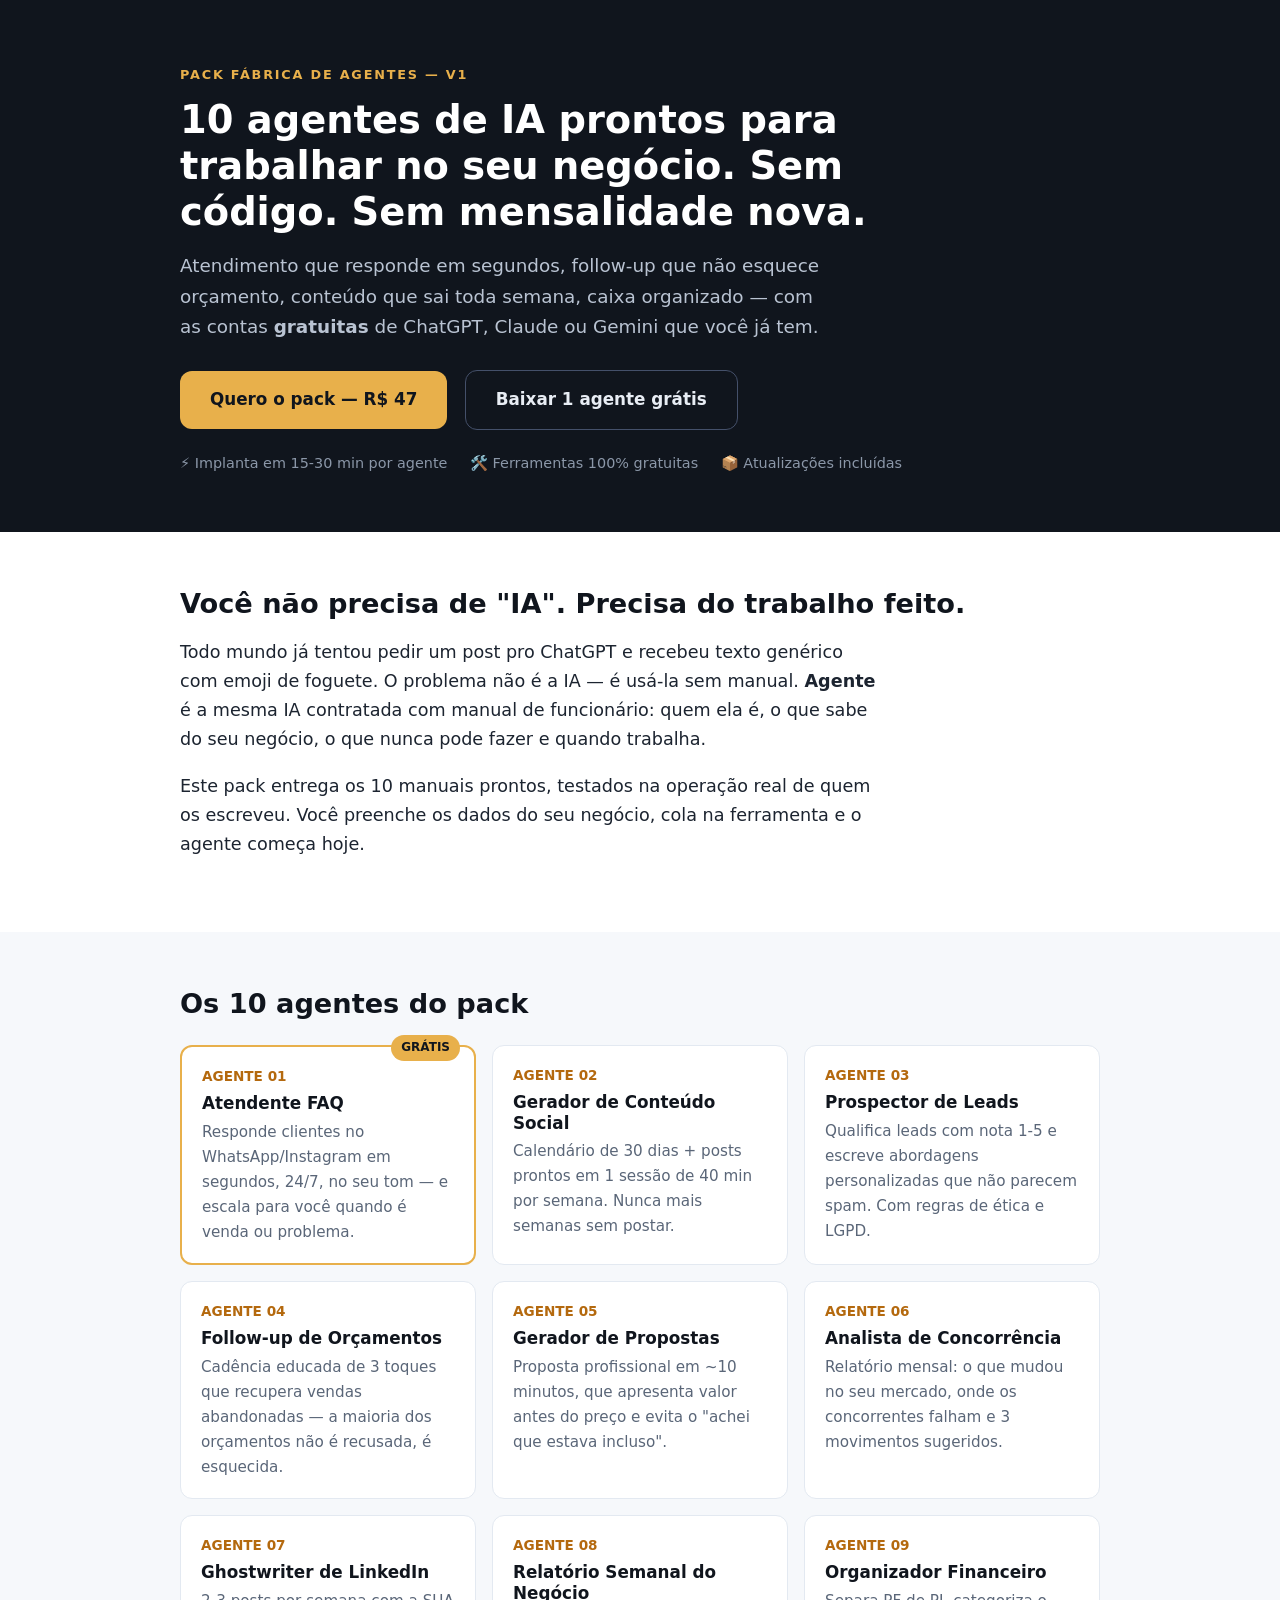
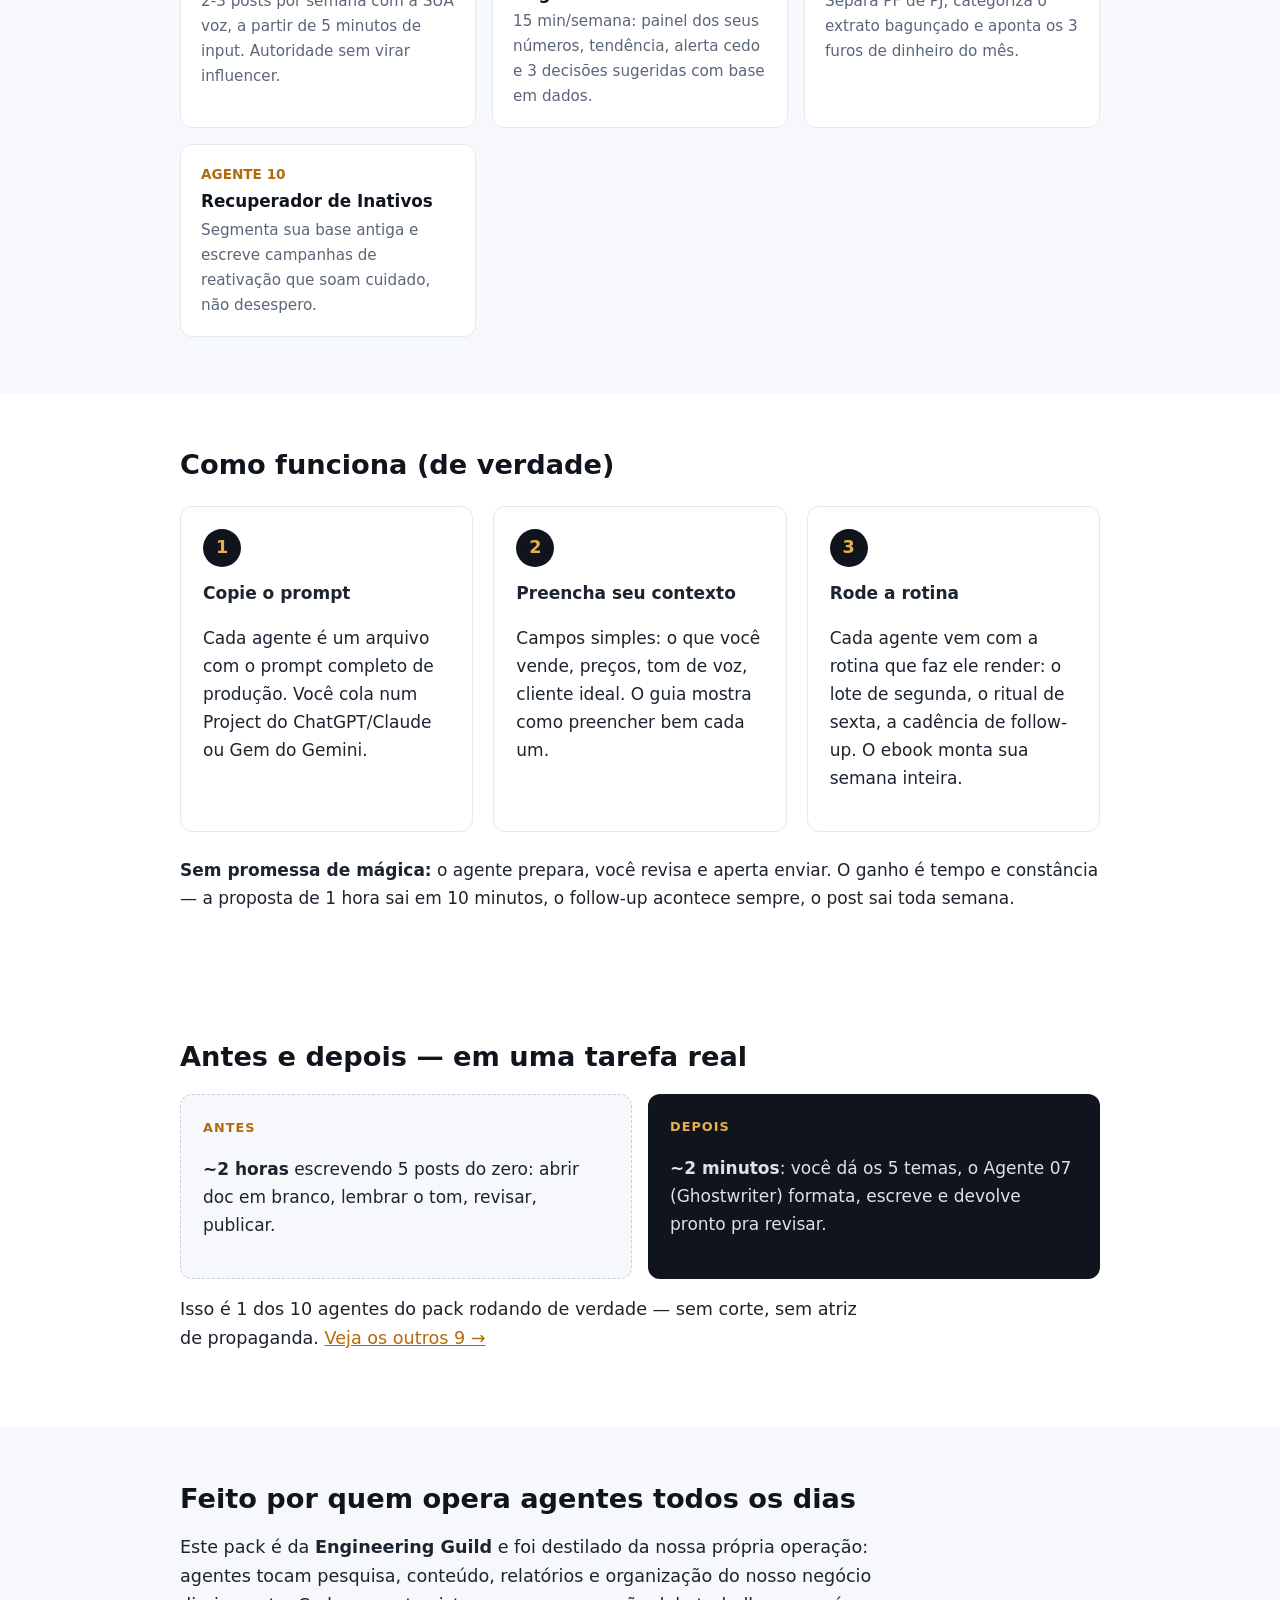
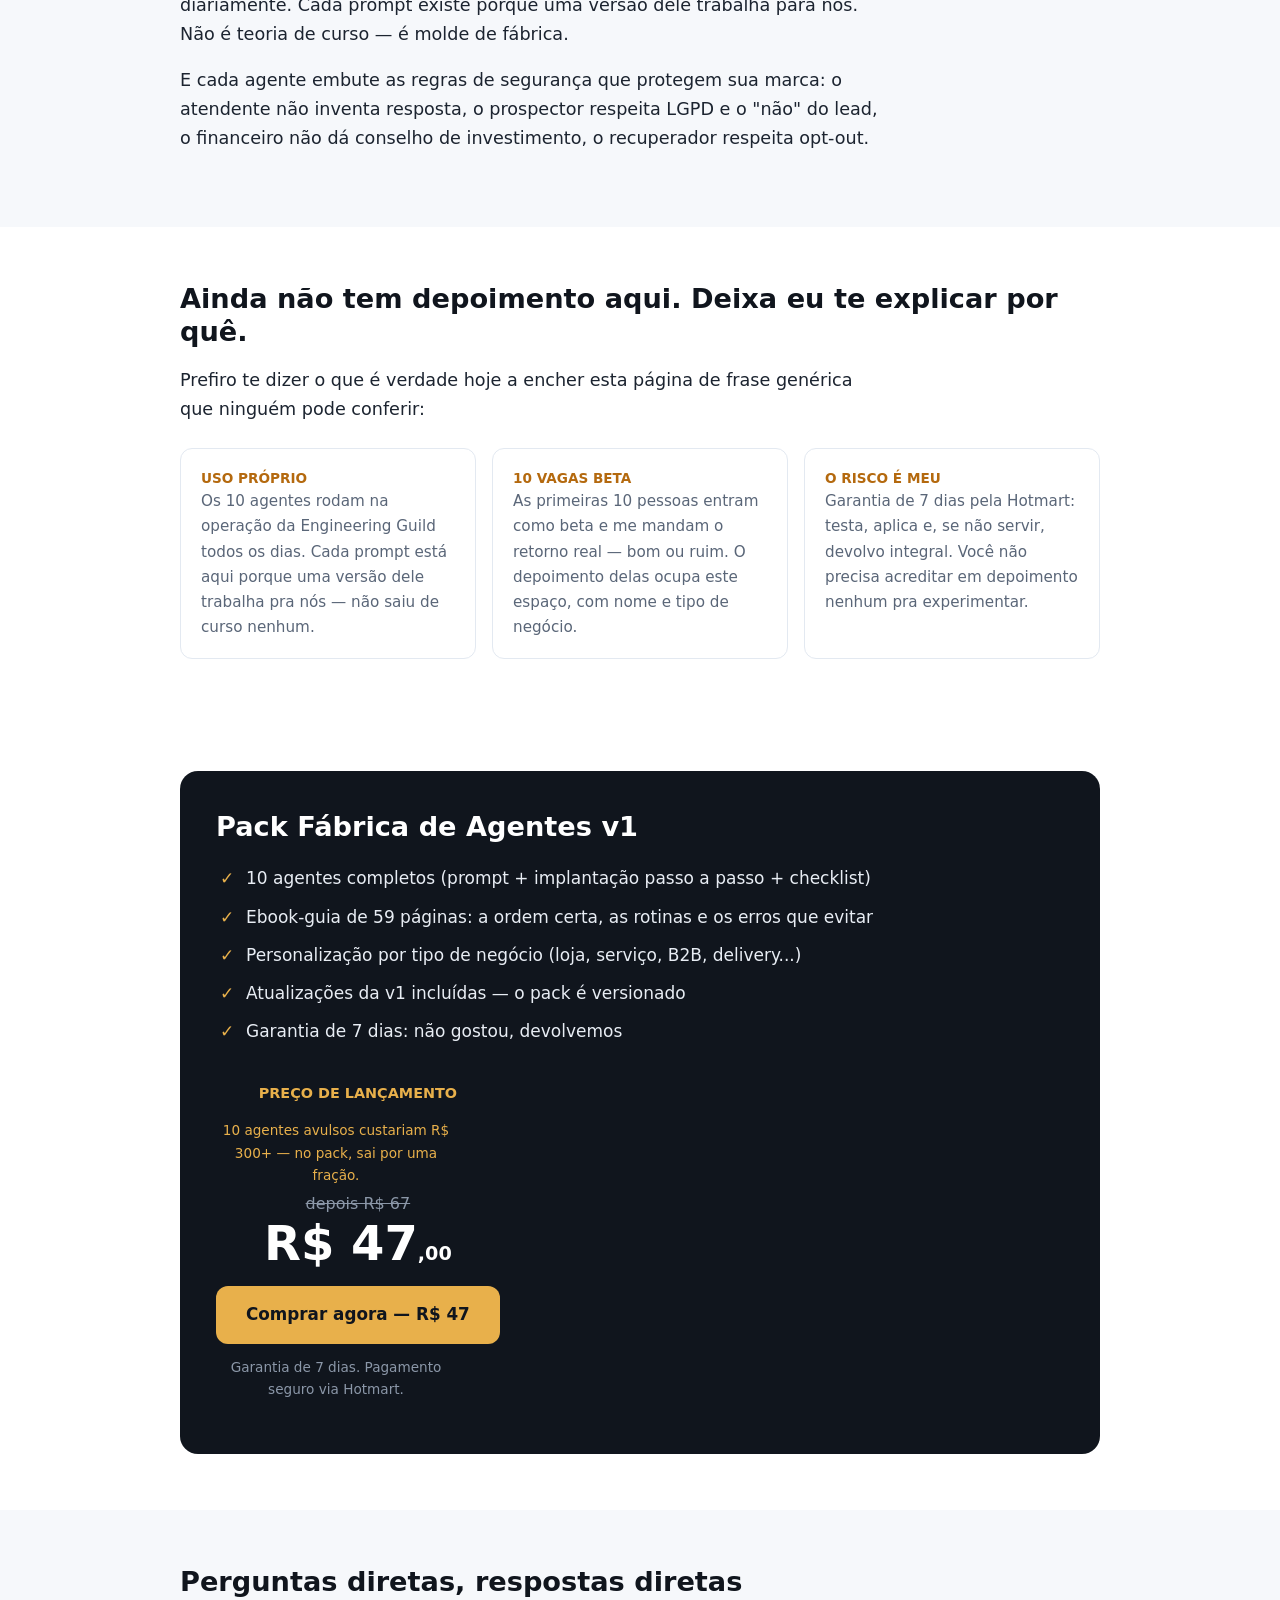
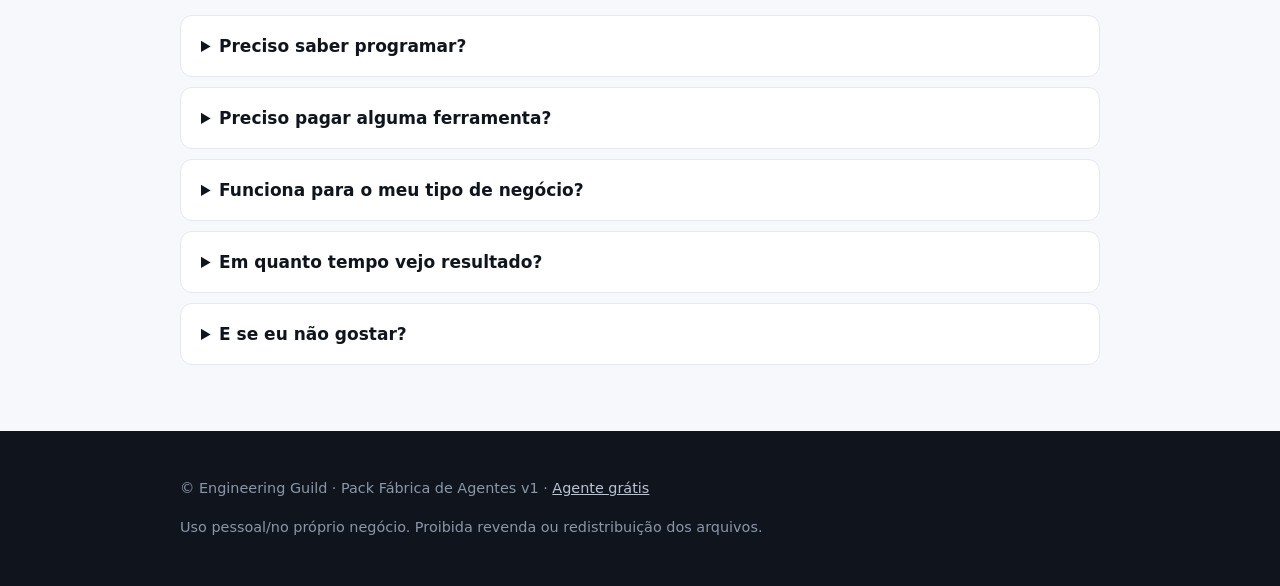
<file: index.html>
<!DOCTYPE html>
<html lang="pt-BR">
<head>
<meta charset="utf-8">
<meta name="viewport" content="width=device-width, initial-scale=1">
<title>Fábrica de Agentes — 10 agentes de IA prontos para o seu negócio (sem código)</title>
<meta name="description" content="Pack com 10 agentes de IA prontos para pequenos negócios: atendimento, propostas, prospecção, follow-up, conteúdo, finanças. Copiar, colar e usar — sem código, sem mensalidade nova. R$ 47 no lançamento.">
<link rel="canonical" href="https://fabricadeagentes.caiocastilho.com/">
<meta property="og:title" content="Fábrica de Agentes — 10 agentes de IA prontos para o seu negócio">
<meta property="og:description" content="Prompts de produção + guia passo a passo + ebook de 59 páginas. Feito por quem opera agentes todos os dias. R$ 47 no lançamento.">
<meta property="og:type" content="website">
<meta property="og:url" content="https://fabricadeagentes.caiocastilho.com/">
<meta property="og:locale" content="pt_BR">
<link rel="stylesheet" href="style.css">
<script type="application/ld+json">
{
  "@context": "https://schema.org",
  "@type": "Product",
  "name": "Pack Fábrica de Agentes v1",
  "description": "10 agentes de IA prontos para pequenos negócios — prompts de produção, guia de implantação passo a passo e ebook de 59 páginas.",
  "brand": { "@type": "Brand", "name": "Engineering Guild" },
  "offers": {
    "@type": "Offer",
    "price": "47.00",
    "priceCurrency": "BRL",
    "availability": "https://schema.org/InStock"
  }
}
</script>
<script src="pixel.js" defer></script>
<meta property="og:image" content="https://fabricadeagentes.caiocastilho.com/media/brand/og-image.png">
<meta property="og:image:width" content="1200">
<meta property="og:image:height" content="630">
<meta property="og:image:alt" content="Fábrica de Agentes — 10 agentes de IA prontos para o seu negócio">
<meta name="twitter:card" content="summary_large_image">
<meta name="twitter:image" content="https://fabricadeagentes.caiocastilho.com/media/brand/og-image.png">
<link rel="icon" type="image/png" sizes="32x32" href="https://fabricadeagentes.caiocastilho.com/media/brand/favicon-32.png">
<link rel="icon" type="image/png" sizes="512x512" href="https://fabricadeagentes.caiocastilho.com/media/brand/icon-512.png">
<link rel="apple-touch-icon" href="https://fabricadeagentes.caiocastilho.com/media/brand/apple-touch-icon.png">
</head>
<body>

<header class="hero">
  <div class="wrap">
    <div class="kicker">Pack Fábrica de Agentes — v1</div>
    <h1>10 agentes de IA prontos para trabalhar no seu negócio. Sem código. Sem mensalidade nova.</h1>
    <p class="sub">Atendimento que responde em segundos, follow-up que não esquece orçamento, conteúdo que sai toda semana, caixa organizado — com as contas <strong>gratuitas</strong> de ChatGPT, Claude ou Gemini que você já tem.</p>
    <a class="btn btn-primary" href="https://pay.hotmart.com/C106375857V?sck=lp-hero" id="cta-hero" onclick="window.fdaTrack&&fdaTrack('InitiateCheckout',{value:47,currency:'BRL'})">Quero o pack — R$ 47</a>
    <a class="btn btn-ghost" href="gratis/">Baixar 1 agente grátis</a>
    <div class="badges">
      <span>⚡ Implanta em 15-30 min por agente</span>
      <span>🛠️ Ferramentas 100% gratuitas</span>
      <span>📦 Atualizações incluídas</span>
    </div>
  </div>
</header>

<section>
  <div class="wrap">
    <h2>Você não precisa de "IA". Precisa do trabalho feito.</h2>
    <p class="lead">Todo mundo já tentou pedir um post pro ChatGPT e recebeu texto genérico com emoji de foguete. O problema não é a IA — é usá-la sem manual. <strong>Agente</strong> é a mesma IA contratada com manual de funcionário: quem ela é, o que sabe do seu negócio, o que nunca pode fazer e quando trabalha.</p>
    <p class="lead">Este pack entrega os 10 manuais prontos, testados na operação real de quem os escreveu. Você preenche os dados do seu negócio, cola na ferramenta e o agente começa hoje.</p>
  </div>
</section>

<section class="soft" id="agentes">
  <div class="wrap">
    <h2>Os 10 agentes do pack</h2>
    <div class="grid">
      <div class="card free"><div class="num">AGENTE 01</div><h3>Atendente FAQ</h3><p>Responde clientes no WhatsApp/Instagram em segundos, 24/7, no seu tom — e escala para você quando é venda ou problema.</p></div>
      <div class="card"><div class="num">AGENTE 02</div><h3>Gerador de Conteúdo Social</h3><p>Calendário de 30 dias + posts prontos em 1 sessão de 40 min por semana. Nunca mais semanas sem postar.</p></div>
      <div class="card"><div class="num">AGENTE 03</div><h3>Prospector de Leads</h3><p>Qualifica leads com nota 1-5 e escreve abordagens personalizadas que não parecem spam. Com regras de ética e LGPD.</p></div>
      <div class="card"><div class="num">AGENTE 04</div><h3>Follow-up de Orçamentos</h3><p>Cadência educada de 3 toques que recupera vendas abandonadas — a maioria dos orçamentos não é recusada, é esquecida.</p></div>
      <div class="card"><div class="num">AGENTE 05</div><h3>Gerador de Propostas</h3><p>Proposta profissional em ~10 minutos, que apresenta valor antes do preço e evita o "achei que estava incluso".</p></div>
      <div class="card"><div class="num">AGENTE 06</div><h3>Analista de Concorrência</h3><p>Relatório mensal: o que mudou no seu mercado, onde os concorrentes falham e 3 movimentos sugeridos.</p></div>
      <div class="card"><div class="num">AGENTE 07</div><h3>Ghostwriter de LinkedIn</h3><p>2-3 posts por semana com a SUA voz, a partir de 5 minutos de input. Autoridade sem virar influencer.</p></div>
      <div class="card"><div class="num">AGENTE 08</div><h3>Relatório Semanal do Negócio</h3><p>15 min/semana: painel dos seus números, tendência, alerta cedo e 3 decisões sugeridas com base em dados.</p></div>
      <div class="card"><div class="num">AGENTE 09</div><h3>Organizador Financeiro</h3><p>Separa PF de PJ, categoriza o extrato bagunçado e aponta os 3 furos de dinheiro do mês.</p></div>
      <div class="card"><div class="num">AGENTE 10</div><h3>Recuperador de Inativos</h3><p>Segmenta sua base antiga e escreve campanhas de reativação que soam cuidado, não desespero.</p></div>
    </div>
  </div>
</section>

<section>
  <div class="wrap">
    <h2>Como funciona (de verdade)</h2>
    <div class="steps">
      <div class="step"><div class="n">1</div><strong>Copie o prompt</strong><p>Cada agente é um arquivo com o prompt completo de produção. Você cola num Project do ChatGPT/Claude ou Gem do Gemini.</p></div>
      <div class="step"><div class="n">2</div><strong>Preencha seu contexto</strong><p>Campos simples: o que você vende, preços, tom de voz, cliente ideal. O guia mostra como preencher bem cada um.</p></div>
      <div class="step"><div class="n">3</div><strong>Rode a rotina</strong><p>Cada agente vem com a rotina que faz ele render: o lote de segunda, o ritual de sexta, a cadência de follow-up. O ebook monta sua semana inteira.</p></div>
    </div>
    <p style="margin-top:24px"><strong>Sem promessa de mágica:</strong> o agente prepara, você revisa e aperta enviar. O ganho é tempo e constância — a proposta de 1 hora sai em 10 minutos, o follow-up acontece sempre, o post sai toda semana.</p>
  </div>
</section>

<section id="demo">
  <div class="wrap">
    <h2>Antes e depois — em uma tarefa real</h2>
    <!-- MSN-016 conversion audit: swap this split for the BRIEF-05 demo clip/GIF once produced
         (docs/factories/f-video/PLAYBOOK.md BRIEF-05 — "before vs after", batch #1). Text version
         ships now so the LP isn't empty while the video renders. -->
    <div class="demo-split">
      <div class="demo-before">
        <div class="demo-label">ANTES</div>
        <p><strong>~2 horas</strong> escrevendo 5 posts do zero: abrir doc em branco, lembrar o tom, revisar, publicar.</p>
      </div>
      <div class="demo-after">
        <div class="demo-label">DEPOIS</div>
        <p><strong>~2 minutos</strong>: você dá os 5 temas, o Agente 07 (Ghostwriter) formata, escreve e devolve pronto pra revisar.</p>
      </div>
    </div>
    <p class="lead" style="margin-top:16px">Isso é 1 dos 10 agentes do pack rodando de verdade — sem corte, sem atriz de propaganda. <a href="#agentes">Veja os outros 9 →</a></p>
  </div>
</section>

<section class="soft">
  <div class="wrap">
    <h2>Feito por quem opera agentes todos os dias</h2>
    <p class="lead">Este pack é da <strong>Engineering Guild</strong> e foi destilado da nossa própria operação: agentes tocam pesquisa, conteúdo, relatórios e organização do nosso negócio diariamente. Cada prompt existe porque uma versão dele trabalha para nós. Não é teoria de curso — é molde de fábrica.</p>
    <p class="lead">E cada agente embute as regras de segurança que protegem sua marca: o atendente não inventa resposta, o prospector respeita LGPD e o "não" do lead, o financeiro não dá conselho de investimento, o recuperador respeita opt-out.</p>
  </div>
</section>

<section id="prova">
  <div class="wrap">
    <h2>Ainda não tem depoimento aqui. Deixa eu te explicar por quê.</h2>
    <!-- PROVA SOCIAL HONESTA — 2026-08-11.
         O pack acabou de abrir e ainda não há depoimento de comprador. Esta seção diz isso na cara
         e troca prova social por transparência + reversão de risco, que é o que existe de verdade.
         REGRA DURA: nunca preencher com depoimento inventado (CDC art. 37 / CONAR — publicidade
         enganosa, risco de chargeback e denúncia na plataforma). Quando houver >=3 depoimentos
         REAIS de beta-testers (tracker em project-money/docs/marketing/BETA_TESTER_OUTREACH.md),
         trocar este bloco pela grid de cards com aspa + nome + tipo de negócio. -->
    <p class="lead">Prefiro te dizer o que é verdade hoje a encher esta página de frase genérica que ninguém pode conferir:</p>
    <div class="grid">
      <div class="card">
        <div class="num">USO PRÓPRIO</div>
        <p>Os 10 agentes rodam na operação da Engineering Guild todos os dias. Cada prompt está aqui porque uma versão dele trabalha pra nós — não saiu de curso nenhum.</p>
      </div>
      <div class="card">
        <div class="num">10 VAGAS BETA</div>
        <p>As primeiras 10 pessoas entram como beta e me mandam o retorno real — bom ou ruim. O depoimento delas ocupa este espaço, com nome e tipo de negócio.</p>
      </div>
      <div class="card">
        <div class="num">O RISCO É MEU</div>
        <p>Garantia de 7 dias pela Hotmart: testa, aplica e, se não servir, devolvo integral. Você não precisa acreditar em depoimento nenhum pra experimentar.</p>
      </div>
    </div>
  </div>
</section>

<section id="oferta">
  <div class="wrap">
    <div class="offer">
      <div>
        <h2>Pack Fábrica de Agentes v1</h2>
        <ul>
          <li>10 agentes completos (prompt + implantação passo a passo + checklist)</li>
          <li>Ebook-guia de 59 páginas: a ordem certa, as rotinas e os erros que evitar</li>
          <li>Personalização por tipo de negócio (loja, serviço, B2B, delivery...)</li>
          <li>Atualizações da v1 incluídas — o pack é versionado</li>
          <li>Garantia de 7 dias: não gostou, devolvemos</li>
        </ul>
      </div>
      <div class="price-box">
        <div class="tag">PREÇO DE LANÇAMENTO</div>
        <p class="value-stack">10 agentes avulsos custariam R$ 300+ — no pack, sai por uma fração.</p>
        <div class="old">depois R$ 67</div>
        <div class="now">R$ 47<span class="cents">,00</span></div>
        <p style="margin:16px 0 0"><a class="btn btn-primary" href="https://pay.hotmart.com/C106375857V?sck=lp-oferta" id="cta-comprar" onclick="window.fdaTrack&&fdaTrack('InitiateCheckout',{value:47,currency:'BRL'})">Comprar agora — R$ 47</a></p>
        <p class="guarantee">Garantia de 7 dias. Pagamento seguro via Hotmart.</p>
      </div>
    </div>
  </div>
</section>

<section class="soft" id="faq">
  <div class="wrap">
    <h2>Perguntas diretas, respostas diretas</h2>
    <details><summary>Preciso saber programar?</summary><p>Não. Tudo funciona por copiar e colar nas ferramentas que você já usa (ChatGPT, Claude ou Gemini), no plano gratuito. Se você sabe usar WhatsApp, sabe usar o pack.</p></details>
    <details><summary>Preciso pagar alguma ferramenta?</summary><p>Não. Os 10 agentes foram desenhados para os planos gratuitos. Os planos pagos só fazem sentido depois, se o seu volume crescer — e o ebook explica exatamente quando.</p></details>
    <details><summary>Funciona para o meu tipo de negócio?</summary><p>Cada agente tem uma seção de personalização para loja/e-commerce, serviços locais, profissional liberal, B2B e delivery. Se o seu negócio atende cliente, os agentes se adaptam.</p></details>
    <details><summary>Em quanto tempo vejo resultado?</summary><p>O Atendente FAQ responde em segundos no primeiro dia. O follow-up costuma recuperar orçamento parado na primeira semana. Constância de conteúdo e números aparecem no primeiro mês. Sem mágica: o que o pack entrega é alavanca e constância.</p></details>
    <details><summary>E se eu não gostar?</summary><p>Garantia de 7 dias pela plataforma de pagamento — devolução integral, sem perguntas.</p></details>
  </div>
</section>

<footer>
  <div class="wrap">
    <p>© Engineering Guild · Pack Fábrica de Agentes v1 · <a href="gratis/">Agente grátis</a></p>
    <p>Uso pessoal/no próprio negócio. Proibida revenda ou redistribuição dos arquivos.</p>
  </div>
</footer>

</body>
</html>
</file>
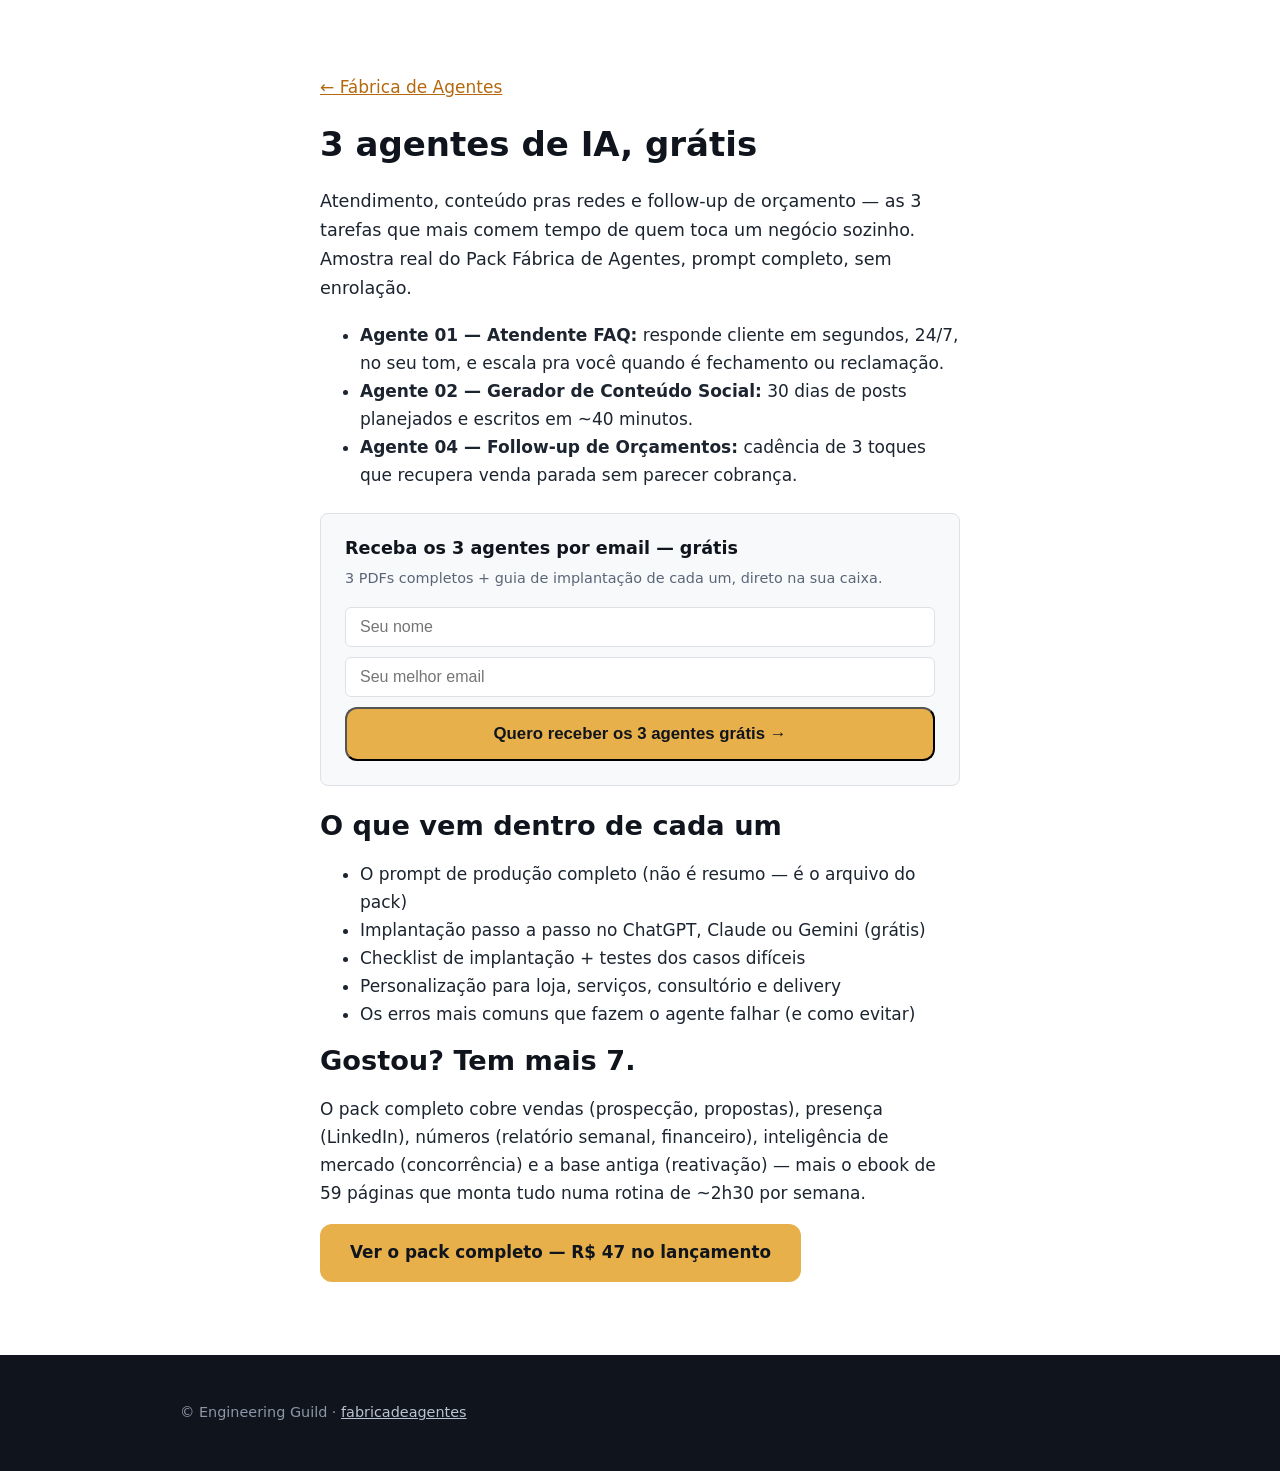
<file: gratis/index.html>
<!DOCTYPE html>
<html lang="pt-BR">
<head>
<meta charset="utf-8">
<meta name="viewport" content="width=device-width, initial-scale=1">
<title>3 Agentes de IA grátis — Atendimento, Conteúdo e Follow-up | Fábrica de Agentes</title>
<meta name="description" content="Baixe grátis 3 agentes do Pack Fábrica de Agentes: Atendente FAQ, Gerador de Conteúdo Social e Follow-up de Orçamentos. Prompt completo + guia de implantação de cada um.">
<link rel="canonical" href="https://fabricadeagentes.caiocastilho.com/gratis/">
<meta property="og:title" content="3 agentes de IA grátis: Atendimento, Conteúdo e Follow-up">
<meta property="og:description" content="Prompt completo + implantação passo a passo em 15 minutos, para os 3. Amostra real do Pack Fábrica de Agentes.">
<meta property="og:locale" content="pt_BR">
<link rel="stylesheet" href="../style.css">
<script src="../pixel.js" defer></script>
<style>
  .form-box {
    background: var(--surface, #f8f9fa);
    border: 1px solid var(--border, #dee2e6);
    border-radius: 8px;
    padding: 24px;
    margin: 24px 0;
  }
  .form-box h3 { margin: 0 0 8px; font-size: 1.1rem; }
  .form-box .sub { margin: 0 0 16px; font-size: .9rem; color: var(--muted, #6c757d); }
  .form-row { display: flex; flex-direction: column; gap: 10px; }
  .form-row input {
    padding: 10px 14px;
    border: 1px solid var(--border, #dee2e6);
    border-radius: 6px;
    font-size: 1rem;
    width: 100%;
    box-sizing: border-box;
  }
</style>
<meta property="og:image" content="https://fabricadeagentes.caiocastilho.com/media/brand/og-image.png">
<meta property="og:image:width" content="1200">
<meta property="og:image:height" content="630">
<meta property="og:image:alt" content="Fábrica de Agentes — 10 agentes de IA prontos para o seu negócio">
<meta name="twitter:card" content="summary_large_image">
<meta name="twitter:image" content="https://fabricadeagentes.caiocastilho.com/media/brand/og-image.png">
<link rel="icon" type="image/png" sizes="32x32" href="https://fabricadeagentes.caiocastilho.com/media/brand/favicon-32.png">
<link rel="icon" type="image/png" sizes="512x512" href="https://fabricadeagentes.caiocastilho.com/media/brand/icon-512.png">
<link rel="apple-touch-icon" href="https://fabricadeagentes.caiocastilho.com/media/brand/apple-touch-icon.png">
<meta property="og:url" content="https://fabricadeagentes.caiocastilho.com/gratis/">
<meta property="og:type" content="website">
</head>
<body>

<div class="page-narrow">
  <p><a href="../">← Fábrica de Agentes</a></p>
  <h1>3 agentes de IA, grátis</h1>
  <p class="lead">Atendimento, conteúdo pras redes e follow-up de orçamento — as 3 tarefas que mais comem tempo de quem toca um negócio sozinho. Amostra real do Pack Fábrica de Agentes, prompt completo, sem enrolação.</p>

  <ul>
    <li><b>Agente 01 — Atendente FAQ:</b> responde cliente em segundos, 24/7, no seu tom, e escala pra você quando é fechamento ou reclamação.</li>
    <li><b>Agente 02 — Gerador de Conteúdo Social:</b> 30 dias de posts planejados e escritos em ~40 minutos.</li>
    <li><b>Agente 04 — Follow-up de Orçamentos:</b> cadência de 3 toques que recupera venda parada sem parecer cobrança.</li>
  </ul>

  <div class="form-box">
    <h3>Receba os 3 agentes por email — grátis</h3>
    <p class="sub">3 PDFs completos + guia de implantação de cada um, direto na sua caixa.</p>
    <div id="brevo-success" style="display:none;background:#d4edda;color:#155724;padding:12px 16px;border-radius:6px;text-align:center;font-weight:600;">
      Agentes enviados! Confira seu email — os 3 PDFs estão a caminho.
    </div>
    <form id="brevo-form" class="form-row" method="POST" action="https://10ed6f30.sibforms.com/serve/[base64]">
      <input type="text" name="FIRSTNAME" placeholder="Seu nome" required>
      <input type="email" name="EMAIL" placeholder="Seu melhor email" required>
      <input type="text" name="email_address_check" value="" style="position:absolute;left:-5000px;" aria-hidden="true" tabindex="-1">
      <input type="hidden" name="locale" value="pt">
      <button type="submit" class="btn btn-primary" style="width:100%">Quero receber os 3 agentes grátis →</button>
    </form>
    <!-- HITL Caio: a automação Brevo ligada a este formulário hoje só anexa o PDF do Agente 01.
         Antes de divulgar esta página, adicionar Agente-02-Gerador-Conteudo-Social-GRATIS.pdf e
         Agente-04-Followup-Orcamentos-GRATIS.pdf (em downloads/) como anexos do mesmo e-mail de
         entrega — senão a página promete 3 e a automação ainda entrega só 1. -->
  </div>

  <h2>O que vem dentro de cada um</h2>
  <ul>
    <li>O prompt de produção completo (não é resumo — é o arquivo do pack)</li>
    <li>Implantação passo a passo no ChatGPT, Claude ou Gemini (grátis)</li>
    <li>Checklist de implantação + testes dos casos difíceis</li>
    <li>Personalização para loja, serviços, consultório e delivery</li>
    <li>Os erros mais comuns que fazem o agente falhar (e como evitar)</li>
  </ul>

  <h2>Gostou? Tem mais 7.</h2>
  <p>O pack completo cobre vendas (prospecção, propostas), presença (LinkedIn), números (relatório semanal, financeiro), inteligência de mercado (concorrência) e a base antiga (reativação) — mais o ebook de 59 páginas que monta tudo numa rotina de ~2h30 por semana.</p>
  <p><a class="btn btn-primary" href="../#oferta">Ver o pack completo — R$ 47 no lançamento</a></p>
</div>

<script>
(function(){
  var f=document.getElementById('brevo-form');
  if(!f)return;
  f.addEventListener('submit',function(e){
    e.preventDefault();
    var btn=f.querySelector('[type="submit"]');
    btn.disabled=true;
    btn.textContent='Enviando…';
    var data=new FormData(f);
    data.append('html_type','simple');
    fetch(f.action,{method:'POST',body:data,mode:'no-cors'})
      .then(function(){
        f.style.display='none';
        document.getElementById('brevo-success').style.display='block';
        window.fdaTrack&&fdaTrack('Lead');
      })
      .catch(function(){
        btn.disabled=false;
        btn.textContent='Quero receber os 3 agentes grátis →';
      });
  });
})();
</script>

<footer>
  <div class="wrap"><p>© Engineering Guild · <a href="../">fabricadeagentes</a></p></div>
</footer>

</body>
</html>
</file>
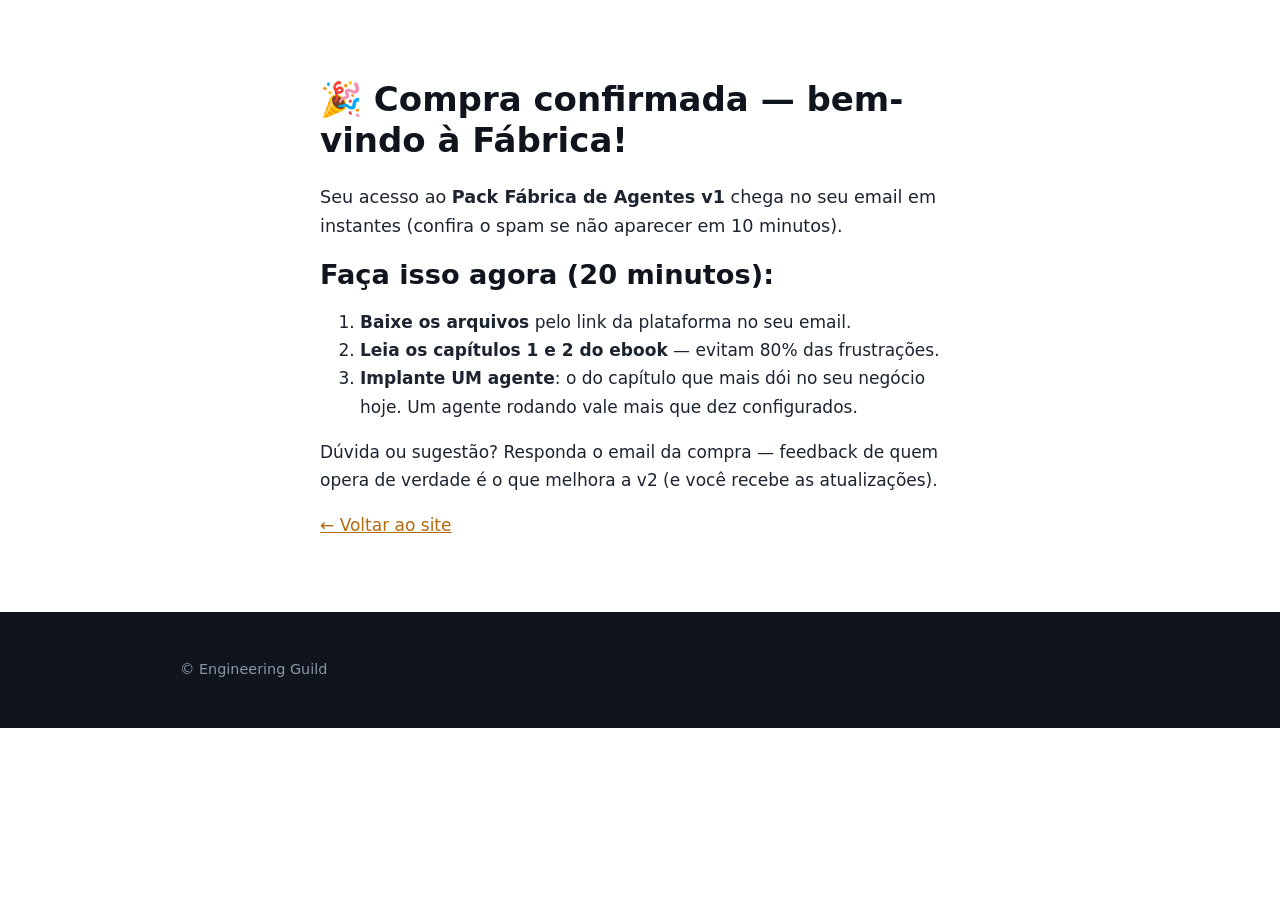
<file: obrigado/index.html>
<!DOCTYPE html>
<html lang="pt-BR">
<head>
<meta charset="utf-8">
<meta name="viewport" content="width=device-width, initial-scale=1">
<title>Obrigado! Seu pack está a caminho | Fábrica de Agentes</title>
<meta name="robots" content="noindex">
<link rel="stylesheet" href="../style.css">
<script src="../pixel.js" defer></script>
<script>window.addEventListener('load',function(){window.fdaTrack&&fdaTrack('Purchase',{value:47,currency:'BRL'});});</script>
<link rel="icon" type="image/png" sizes="32x32" href="https://fabricadeagentes.caiocastilho.com/media/brand/favicon-32.png">
<link rel="icon" type="image/png" sizes="512x512" href="https://fabricadeagentes.caiocastilho.com/media/brand/icon-512.png">
<link rel="apple-touch-icon" href="https://fabricadeagentes.caiocastilho.com/media/brand/apple-touch-icon.png">
</head>
<body>

<div class="page-narrow">
  <h1>🎉 Compra confirmada — bem-vindo à Fábrica!</h1>
  <p class="lead">Seu acesso ao <strong>Pack Fábrica de Agentes v1</strong> chega no seu email em instantes (confira o spam se não aparecer em 10 minutos).</p>

  <h2>Faça isso agora (20 minutos):</h2>
  <ol>
    <li><strong>Baixe os arquivos</strong> pelo link da plataforma no seu email.</li>
    <li><strong>Leia os capítulos 1 e 2 do ebook</strong> — evitam 80% das frustrações.</li>
    <li><strong>Implante UM agente</strong>: o do capítulo que mais dói no seu negócio hoje. Um agente rodando vale mais que dez configurados.</li>
  </ol>

  <p>Dúvida ou sugestão? Responda o email da compra — feedback de quem opera de verdade é o que melhora a v2 (e você recebe as atualizações).</p>
  <p><a href="../">← Voltar ao site</a></p>
</div>

<footer>
  <div class="wrap"><p>© Engineering Guild</p></div>
</footer>

</body>
</html>
</file>
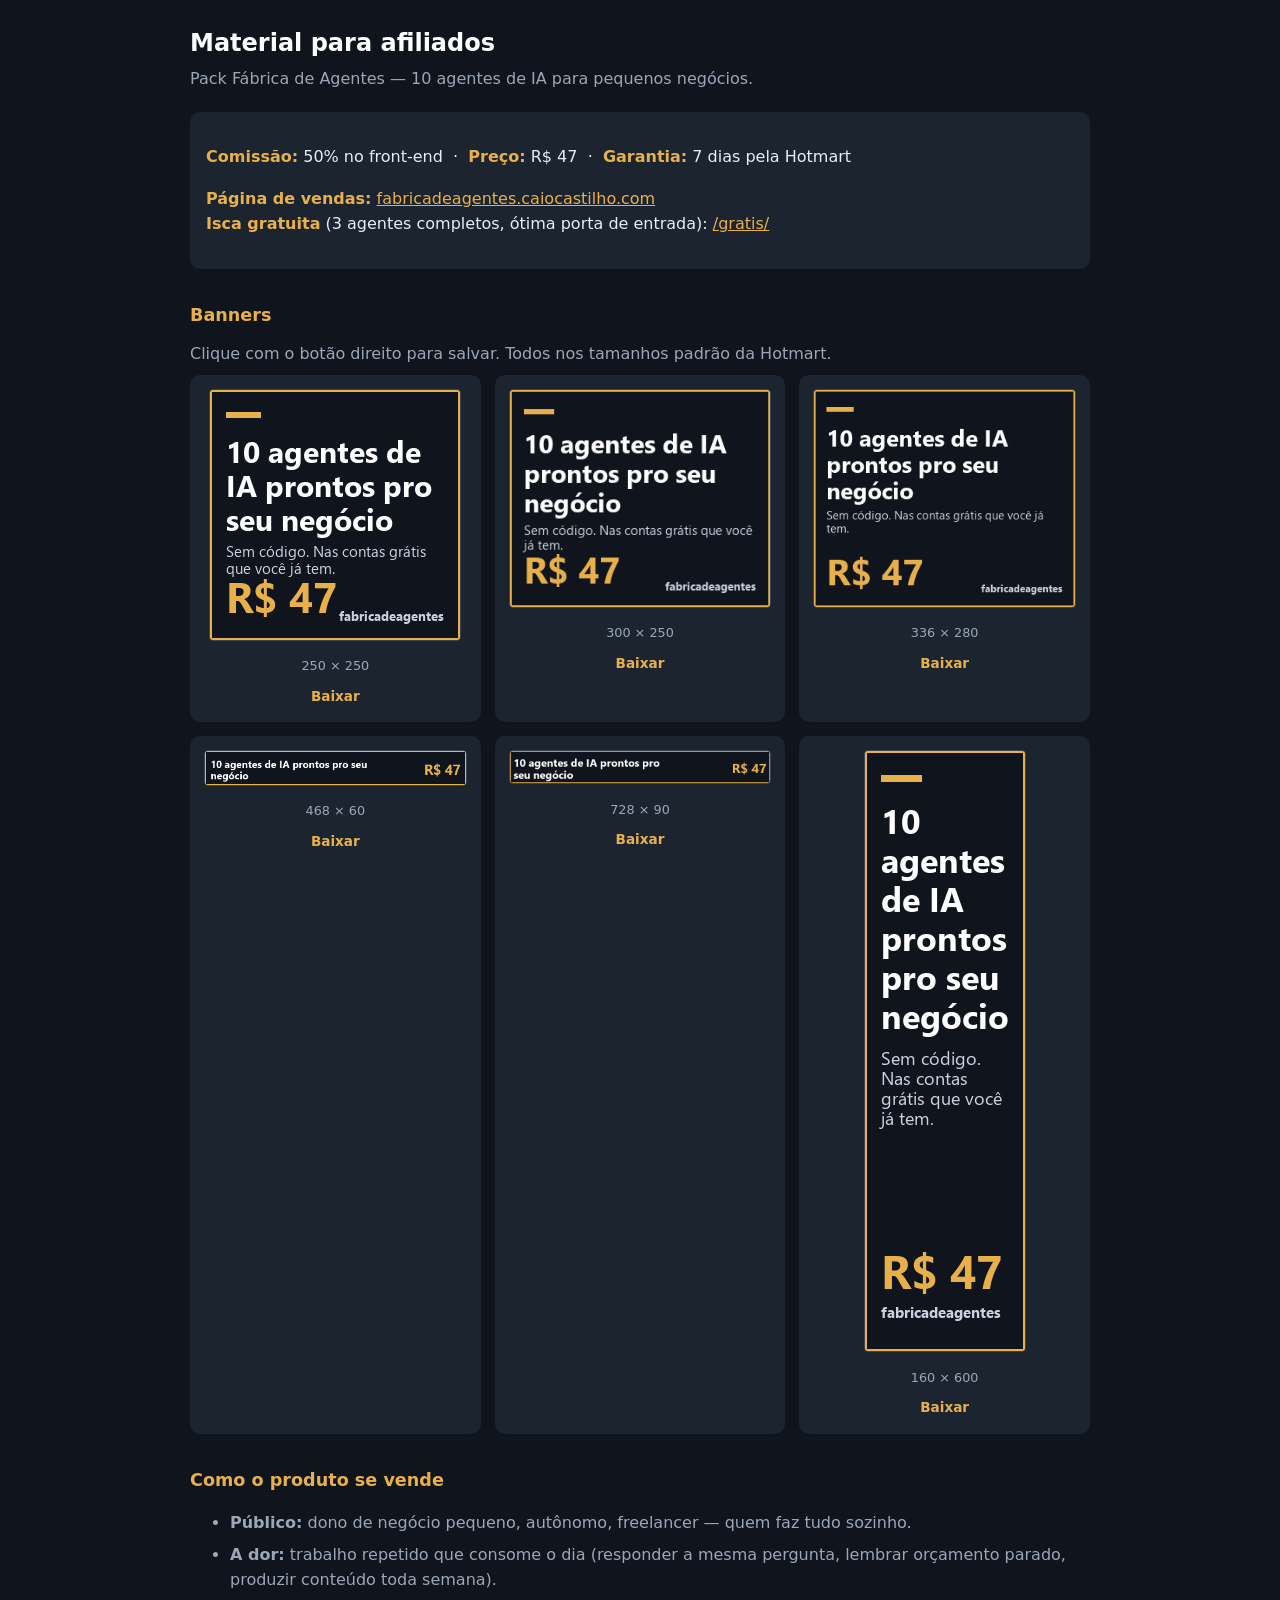
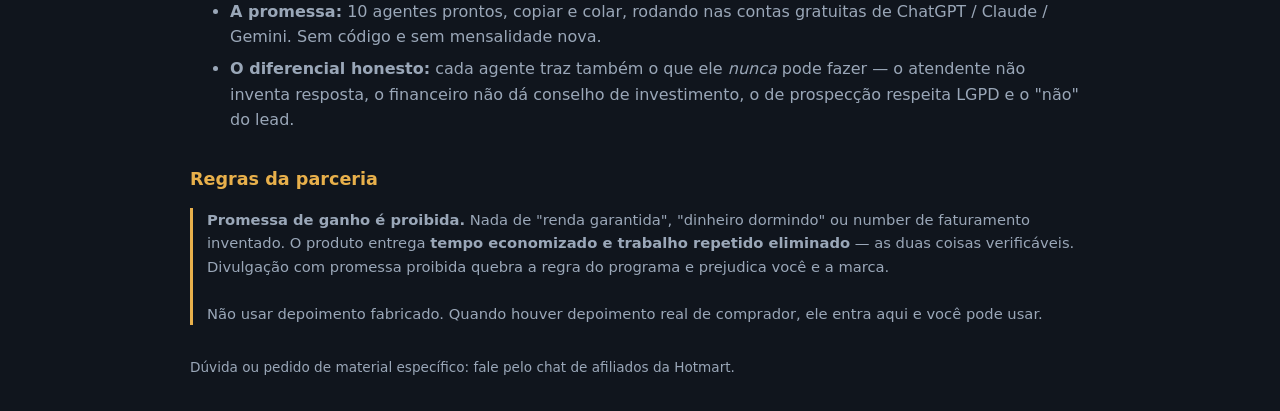
<file: media/afiliados/index.html>
<!DOCTYPE html>
<html lang="pt-BR">
<head>
<meta charset="utf-8">
<meta name="viewport" content="width=device-width,initial-scale=1">
<meta name="robots" content="noindex,nofollow">
<title>Material para afiliados — Pack Fábrica de Agentes</title>
<link rel="icon" type="image/png" href="/media/brand/favicon-32.png">
<style>
:root{--ink:#10151d;--soft:#1c2430;--amber:#e8b04b;--grey:#9aa7b8}
*{box-sizing:border-box}
body{margin:0;padding:24px;background:var(--ink);color:#e8edf4;
 font:16px/1.6 'Segoe UI',system-ui,sans-serif}
.wrap{max-width:900px;margin:0 auto}
h1{font-size:1.5rem;margin:0 0 4px;color:#fff}
h2{font-size:1.1rem;color:var(--amber);margin:32px 0 12px}
.lead{color:var(--grey);margin:0 0 8px}
.facts{background:var(--soft);border-radius:10px;padding:16px;margin:20px 0}
.facts b{color:var(--amber)}
.grid{display:grid;grid-template-columns:repeat(auto-fill,minmax(240px,1fr));gap:14px}
.b{background:var(--soft);border-radius:10px;padding:14px;text-align:center}
.b img{max-width:100%;height:auto;border:1px solid #3a4553;border-radius:4px;background:#0b0f15}
.b .n{font-size:.8rem;color:var(--grey);margin:8px 0 6px}
.b a{color:var(--amber);font-size:.85rem;font-weight:700;text-decoration:none}
ul{color:var(--grey)} li{margin:6px 0}
.warn{border-left:3px solid var(--amber);padding-left:14px;color:var(--grey);font-size:.92rem}
code{background:#0b0f15;padding:2px 6px;border-radius:4px;font-size:.85rem;color:#cfd8e3}
</style></head><body><div class="wrap">

<h1>Material para afiliados</h1>
<p class="lead">Pack Fábrica de Agentes — 10 agentes de IA para pequenos negócios.</p>

<div class="facts">
  <p><b>Comissão:</b> 50% no front-end &nbsp;·&nbsp; <b>Preço:</b> R$ 47 &nbsp;·&nbsp; <b>Garantia:</b> 7 dias pela Hotmart</p>
  <p><b>Página de vendas:</b> <a style="color:var(--amber)" href="https://fabricadeagentes.caiocastilho.com/">fabricadeagentes.caiocastilho.com</a><br>
  <b>Isca gratuita</b> (3 agentes completos, ótima porta de entrada): <a style="color:var(--amber)" href="https://fabricadeagentes.caiocastilho.com/gratis/">/gratis/</a></p>
</div>

<h2>Banners</h2>
<p class="lead">Clique com o botão direito para salvar. Todos nos tamanhos padrão da Hotmart.</p>
<div class="grid">
  <div class="b"><img src="banner-250x250.png" alt="250x250"><div class="n">250 × 250</div><a href="banner-250x250.png" download>Baixar</a></div>
  <div class="b"><img src="banner-300x250.png" alt="300x250"><div class="n">300 × 250</div><a href="banner-300x250.png" download>Baixar</a></div>
  <div class="b"><img src="banner-336x280.png" alt="336x280"><div class="n">336 × 280</div><a href="banner-336x280.png" download>Baixar</a></div>
  <div class="b"><img src="banner-468x60.png" alt="468x60"><div class="n">468 × 60</div><a href="banner-468x60.png" download>Baixar</a></div>
  <div class="b"><img src="banner-728x90.png" alt="728x90"><div class="n">728 × 90</div><a href="banner-728x90.png" download>Baixar</a></div>
  <div class="b"><img src="banner-160x600.png" alt="160x600"><div class="n">160 × 600</div><a href="banner-160x600.png" download>Baixar</a></div>
</div>

<h2>Como o produto se vende</h2>
<ul>
  <li><b>Público:</b> dono de negócio pequeno, autônomo, freelancer — quem faz tudo sozinho.</li>
  <li><b>A dor:</b> trabalho repetido que consome o dia (responder a mesma pergunta, lembrar orçamento parado, produzir conteúdo toda semana).</li>
  <li><b>A promessa:</b> 10 agentes prontos, copiar e colar, rodando nas contas gratuitas de ChatGPT / Claude / Gemini. Sem código e sem mensalidade nova.</li>
  <li><b>O diferencial honesto:</b> cada agente traz também o que ele <i>nunca</i> pode fazer — o atendente não inventa resposta, o financeiro não dá conselho de investimento, o de prospecção respeita LGPD e o "não" do lead.</li>
</ul>

<h2>Regras da parceria</h2>
<p class="warn"><b>Promessa de ganho é proibida.</b> Nada de "renda garantida", "dinheiro dormindo" ou number de faturamento inventado. O produto entrega <b>tempo economizado e trabalho repetido eliminado</b> — as duas coisas verificáveis. Divulgação com promessa proibida quebra a regra do programa e prejudica você e a marca.<br><br>
Não usar depoimento fabricado. Quando houver depoimento real de comprador, ele entra aqui e você pode usar.</p>

<p class="lead" style="margin-top:32px;font-size:.85rem">Dúvida ou pedido de material específico: fale pelo chat de afiliados da Hotmart.</p>

</div></body></html>
</file>
<file: style.css>
:root {
  --ink: #10151d;
  --ink-2: #1c2430;
  --muted: #5a6678;
  --bg: #ffffff;
  --bg-soft: #f6f8fb;
  --accent: #e8b04b;
  --accent-dark: #b4690e;
  --ok: #1d7a4f;
  --radius: 12px;
}
* { box-sizing: border-box; }
html { scroll-behavior: smooth; }
body {
  margin: 0;
  font-family: 'Segoe UI', system-ui, -apple-system, Arial, sans-serif;
  color: var(--ink-2);
  background: var(--bg);
  line-height: 1.65;
  font-size: 17px;
}
.wrap { max-width: 960px; margin: 0 auto; padding: 0 20px; }
h1, h2, h3 { color: var(--ink); line-height: 1.2; }
h2 { font-size: 1.7rem; margin: 0 0 16px; }
a { color: var(--accent-dark); }

/* Hero */
.hero { background: var(--ink); color: #e8edf4; padding: 64px 0 56px; }
.hero .kicker {
  color: var(--accent); font-weight: 600; letter-spacing: .14em;
  text-transform: uppercase; font-size: .8rem;
}
.hero h1 { color: #fff; font-size: 2.4rem; margin: 12px 0 16px; max-width: 720px; }
.hero p.sub { font-size: 1.15rem; color: #b9c3d2; max-width: 640px; margin: 0 0 28px; }
.hero .badges { margin-top: 22px; color: #8b97a8; font-size: .9rem; }
.hero .badges span { margin-right: 18px; white-space: nowrap; }

/* CTA */
.btn {
  display: inline-block; padding: 15px 30px; border-radius: var(--radius);
  font-weight: 700; font-size: 1.05rem; text-decoration: none;
  transition: transform .12s ease;
}
.btn:hover { transform: translateY(-2px); }
.btn-primary { background: var(--accent); color: var(--ink); }
.btn-ghost { background: transparent; color: #e8edf4; border: 1.5px solid #44506a; margin-left: 12px; }
.price-note { font-size: .9rem; color: #8b97a8; margin-top: 10px; }

/* Sections */
section { padding: 56px 0; }
section.soft { background: var(--bg-soft); }
.lead { font-size: 1.1rem; max-width: 700px; }

/* Cards dos agentes */
.grid { display: grid; grid-template-columns: repeat(auto-fit, minmax(260px, 1fr)); gap: 16px; margin-top: 24px; }
.card {
  background: #fff; border: 1px solid #e3e9f1; border-radius: var(--radius);
  padding: 18px 20px;
}
.card .num { color: var(--accent-dark); font-weight: 700; font-size: .85rem; }
.card h3 { margin: 6px 0 6px; font-size: 1.05rem; }
.card p { margin: 0; color: var(--muted); font-size: .95rem; }
.card.free { border: 2px solid var(--accent); position: relative; }
.card.free::after {
  content: 'GRÁTIS'; position: absolute; top: -12px; right: 14px;
  background: var(--accent); color: var(--ink); font-weight: 800;
  font-size: .75rem; padding: 3px 10px; border-radius: 20px;
}

/* Passos */
.steps { display: grid; grid-template-columns: repeat(auto-fit, minmax(220px, 1fr)); gap: 20px; margin-top: 24px; }
.step { background: #fff; border-radius: var(--radius); padding: 22px; border: 1px solid #e3e9f1; }
.step .n {
  width: 38px; height: 38px; border-radius: 50%; background: var(--ink);
  color: var(--accent); font-weight: 800; display: flex; align-items: center;
  justify-content: center; margin-bottom: 12px; font-size: 1.1rem;
}

/* Oferta */
.offer {
  background: var(--ink); color: #e8edf4; border-radius: 18px;
  padding: 40px 36px; display: flex; flex-wrap: wrap; gap: 32px;
  align-items: center; justify-content: space-between;
}
.offer h2 { color: #fff; }
.offer ul { list-style: none; padding: 0; margin: 14px 0 0; }
.offer li { padding: 5px 0 5px 30px; position: relative; }
.offer li::before { content: '✓'; position: absolute; left: 4px; color: var(--accent); font-weight: 800; }
.price-box { text-align: center; min-width: 240px; }
.price-box .old { color: #8b97a8; text-decoration: line-through; font-size: 1rem; }
.price-box .now { font-size: 3rem; font-weight: 800; color: #fff; line-height: 1.1; }
.price-box .cents { font-size: 1.2rem; }
.price-box .tag { color: var(--accent); font-weight: 600; font-size: .9rem; margin-bottom: 14px; }
.guarantee { font-size: .85rem; color: #8b97a8; margin-top: 12px; max-width: 240px; }
.value-stack { font-size: .85rem; color: var(--accent); margin: 0 0 4px; max-width: 240px; }

/* Demo antes/depois */
.demo-split { display: grid; grid-template-columns: repeat(auto-fit, minmax(240px, 1fr)); gap: 16px; margin-top: 20px; }
.demo-before, .demo-after { border-radius: var(--radius); padding: 22px; }
.demo-before { background: var(--bg-soft); border: 1px dashed #c7d0dc; }
.demo-after { background: var(--ink); color: #e8edf4; }
.demo-after p { color: #dbe2ec; }
.demo-label { font-weight: 800; letter-spacing: .08em; font-size: .8rem; margin-bottom: 8px; }
.demo-before .demo-label { color: var(--accent-dark); }
.demo-after .demo-label { color: var(--accent); }

/* FAQ */
details {
  background: #fff; border: 1px solid #e3e9f1; border-radius: var(--radius);
  padding: 16px 20px; margin-bottom: 10px;
}
details summary { font-weight: 600; cursor: pointer; color: var(--ink); }
details p { margin: 10px 0 0; color: var(--muted); }

/* Footer */
footer { background: var(--ink); color: #8b97a8; padding: 32px 0; font-size: .9rem; }
footer a { color: #b9c3d2; }

/* Páginas internas (gratis / obrigado) */
.page-narrow { max-width: 680px; margin: 0 auto; padding: 56px 20px; }
.dl-box {
  background: var(--bg-soft); border: 2px dashed var(--accent-dark);
  border-radius: var(--radius); padding: 28px; text-align: center; margin: 28px 0;
}

@media (max-width: 640px) {
  .hero h1 { font-size: 1.7rem; }
  .btn-ghost { margin-left: 0; margin-top: 10px; }
  .offer { padding: 28px 22px; }
}
</file>
